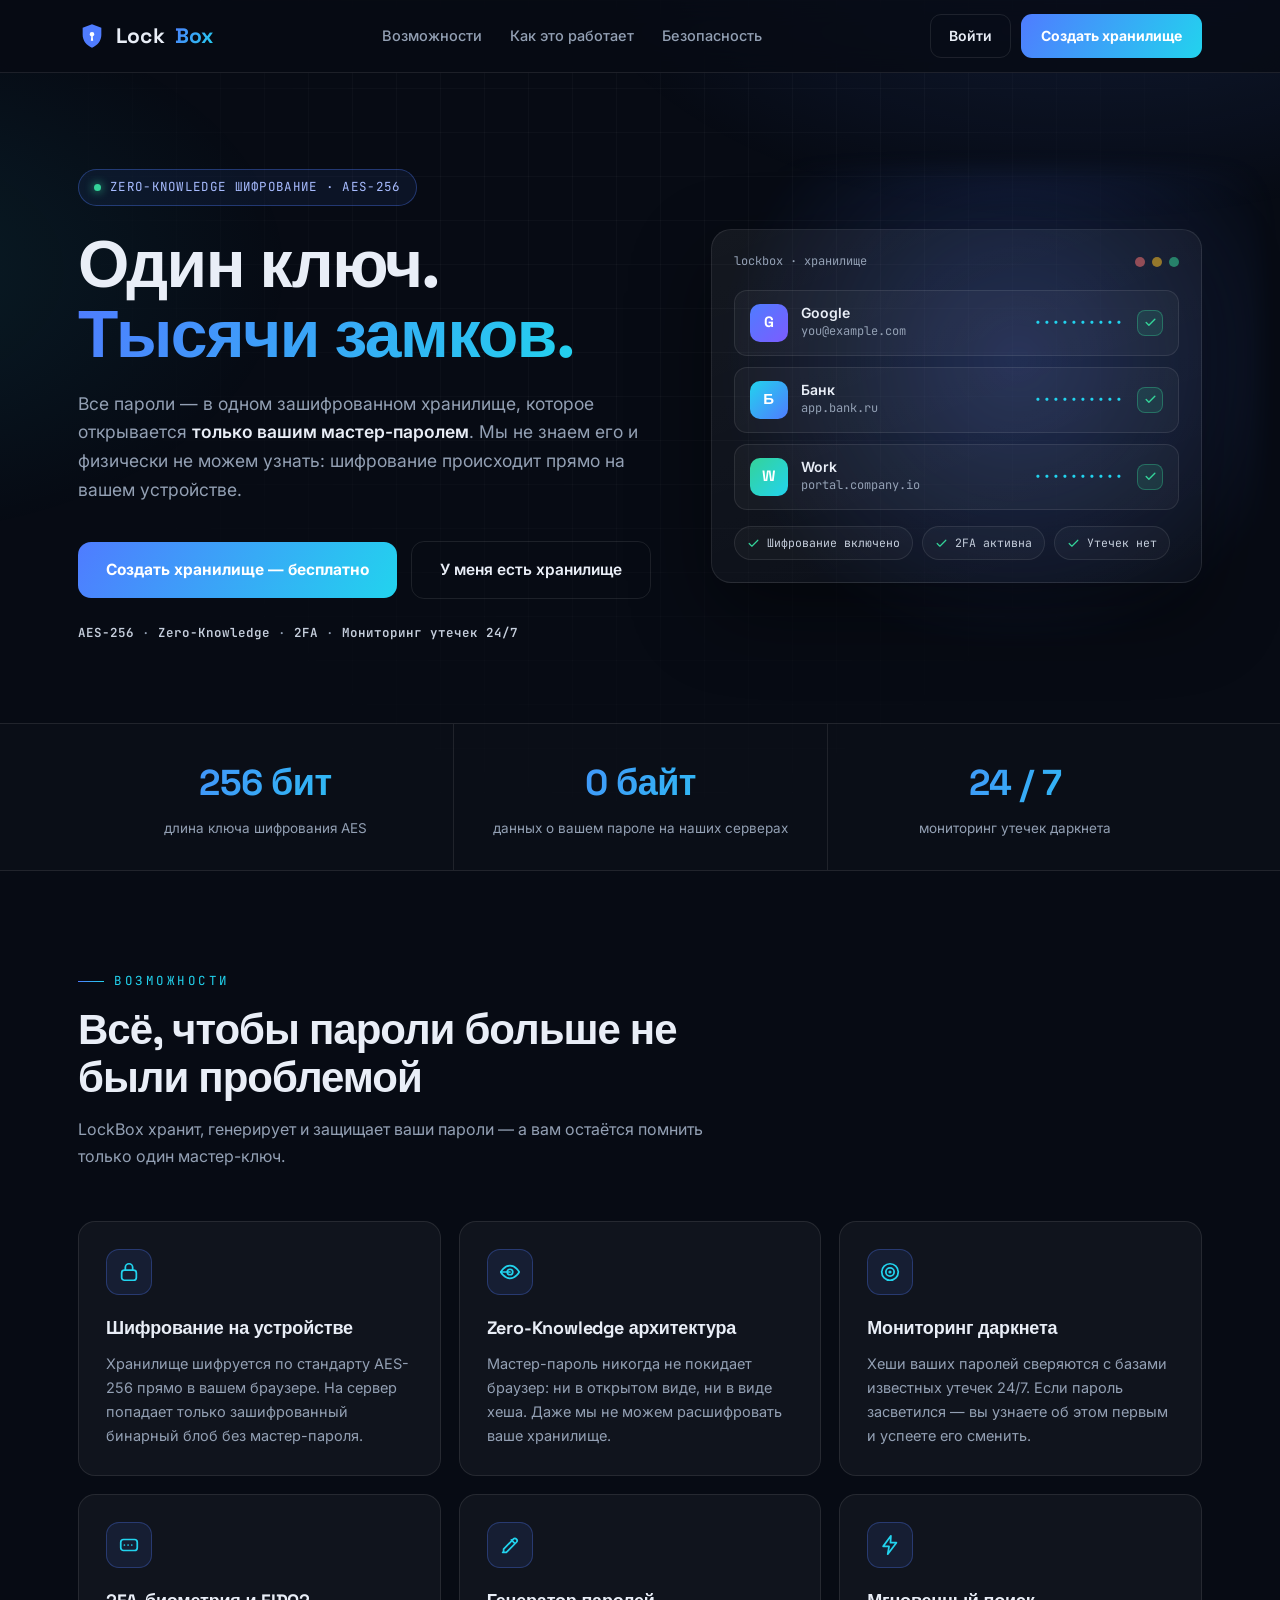
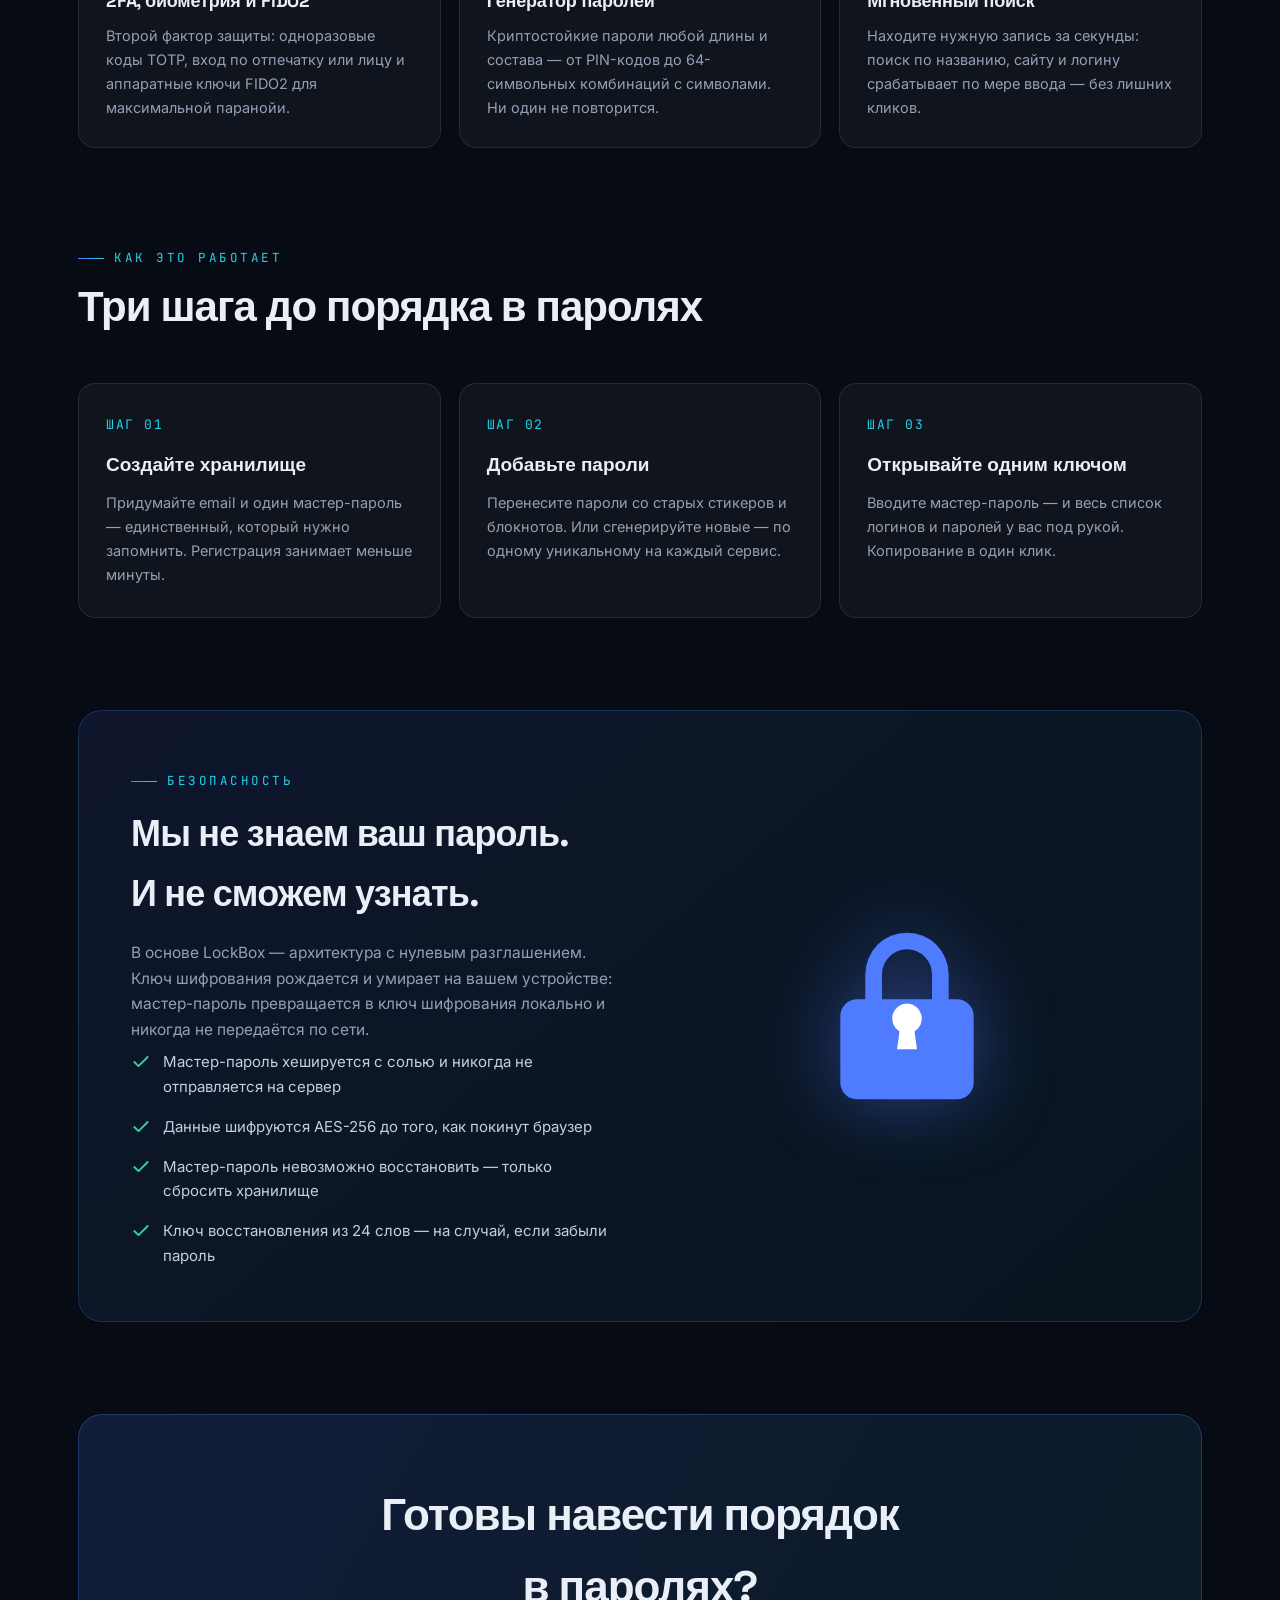
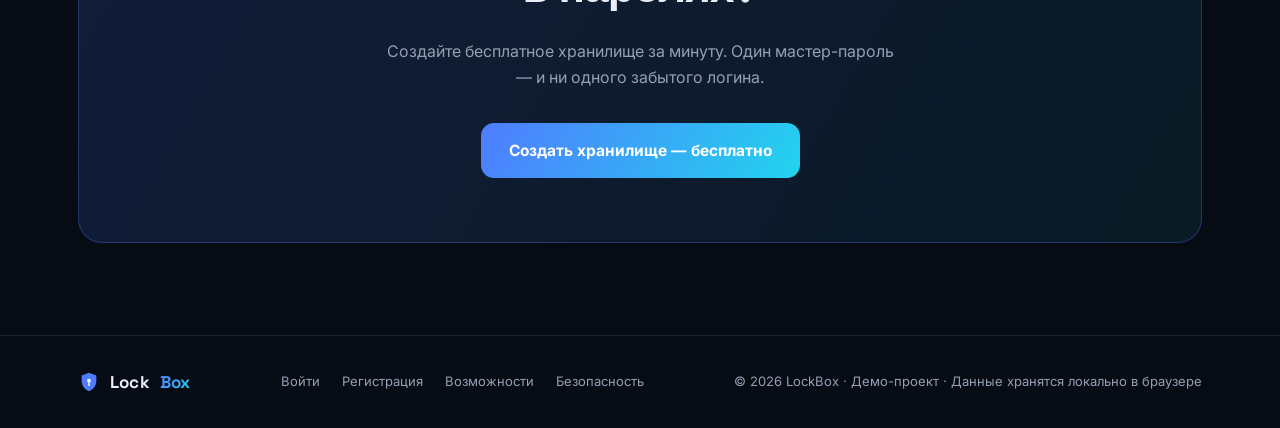
<file: index.html>
<!DOCTYPE html>
<html lang="ru">
<head>
<meta charset="UTF-8">
<meta name="viewport" content="width=device-width, initial-scale=1.0">
<title>LockBox — Один ключ. Тысячи замков.</title>
<meta name="description" content="LockBox — менеджер паролей с Zero-Knowledge шифрованием AES-256. Мастер-пароль не покидает ваше устройство.">
<link rel="icon" href="data:image/svg+xml,%3Csvg xmlns='http://www.w3.org/2000/svg' viewBox='0 0 24 24'%3E%3Cpath fill='%234F7CFF' d='M12 2a5 5 0 0 0-5 5v3H6a2 2 0 0 0-2 2v8a2 2 0 0 0 2 2h12a2 2 0 0 0 2-2v-8a2 2 0 0 0-2-2h-1V7a5 5 0 0 0-5-5Zm-3 8V7a3 3 0 1 1 6 0v3H9Z'/%3E%3C/svg%3E">
<link rel="preconnect" href="https://fonts.googleapis.com">
<link rel="preconnect" href="https://fonts.gstatic.com" crossorigin>
<link href="https://fonts.googleapis.com/css2?family=Inter:wght@400;500;600;700&family=Space+Grotesk:wght@500;600;700&family=JetBrains+Mono:wght@500;600&display=swap" rel="stylesheet">
<style>
:root{
  --bg:#070B14; --bg2:#0B1220; --card:rgba(255,255,255,.04); --border:rgba(255,255,255,.09);
  --text:#E9EEF7; --muted:#93A0B4; --blue:#4F7CFF; --cyan:#22D3EE; --green:#34D399; --red:#F87171;
  --grad:linear-gradient(120deg,#4F7CFF,#22D3EE);
  --fd:'Space Grotesk',sans-serif; --fb:'Inter',system-ui,sans-serif; --fm:'JetBrains Mono',monospace;
}
*{margin:0;padding:0;box-sizing:border-box}
html{scroll-behavior:smooth}
body{background:var(--bg);color:var(--text);font-family:var(--fb);line-height:1.65;overflow-x:hidden}
a{color:inherit;text-decoration:none}
body::before{content:'';position:fixed;inset:0;z-index:-2;background:
  radial-gradient(900px 520px at 85% -10%,rgba(79,124,255,.16),transparent 60%),
  radial-gradient(700px 450px at -10% 30%,rgba(34,211,238,.09),transparent 60%)}
body::after{content:'';position:fixed;inset:0;z-index:-1;background-image:
  linear-gradient(rgba(255,255,255,.028) 1px,transparent 1px),
  linear-gradient(90deg,rgba(255,255,255,.028) 1px,transparent 1px);background-size:44px 44px;
  -webkit-mask-image:radial-gradient(ellipse at 50% 0%,#000 30%,transparent 72%);
  mask-image:radial-gradient(ellipse at 50% 0%,#000 30%,transparent 72%)}
.wrap{max-width:1180px;margin:0 auto;padding:0 28px}
.grad-text{background:var(--grad);-webkit-background-clip:text;background-clip:text;color:transparent}

/* ===== Header ===== */
.site-head{position:sticky;top:0;z-index:50;background:rgba(7,11,20,.78);backdrop-filter:blur(14px);-webkit-backdrop-filter:blur(14px);border-bottom:1px solid var(--border)}
.head-in{display:flex;align-items:center;justify-content:space-between;height:72px;gap:20px}
.logo{display:flex;align-items:center;gap:10px;font-family:var(--fd);font-weight:700;font-size:21px;letter-spacing:.2px;flex-shrink:0}
.logo svg{width:28px;height:28px}
.nav{display:flex;gap:28px}
.nav a{color:var(--muted);font-size:14.5px;font-weight:500;transition:.2s}
.nav a:hover{color:var(--cyan)}
.head-actions{display:flex;align-items:center;gap:10px}
.btn-ghost{display:inline-flex;align-items:center;gap:8px;padding:9px 18px;border-radius:11px;border:1px solid var(--border);background:transparent;color:var(--text);font-weight:600;font-size:14px;font-family:var(--fb);cursor:pointer;transition:.25s}
.btn-ghost:hover{border-color:rgba(79,124,255,.55);background:rgba(79,124,255,.08)}
.btn-grad{display:inline-flex;align-items:center;justify-content:center;gap:9px;padding:10px 20px;border-radius:11px;background:var(--grad);color:#fff;font-weight:700;font-size:14px;font-family:var(--fb);cursor:pointer;border:none;transition:.25s}
.btn-grad:hover{transform:translateY(-2px);box-shadow:0 10px 26px rgba(79,124,255,.38)}

/* ===== Hero ===== */
.hero{padding:96px 0 80px;position:relative}
.hero-grid{display:grid;grid-template-columns:1.08fr .92fr;gap:56px;align-items:center}
.hero-badge{display:inline-flex;align-items:center;gap:9px;padding:7px 15px;border-radius:999px;border:1px solid rgba(79,124,255,.35);background:rgba(79,124,255,.08);color:#A8BCFF;font-family:var(--fm);font-size:12.5px;letter-spacing:.3px}
.hero-badge i{width:7px;height:7px;border-radius:50%;background:var(--green);box-shadow:0 0 10px var(--green);flex-shrink:0}
.hero h1{font-family:var(--fd);font-size:clamp(38px,5.4vw,66px);line-height:1.06;letter-spacing:-1.5px;margin:24px 0 20px}
.hero .lead{color:var(--muted);font-size:17.5px;max-width:560px}
.hero .lead b{color:var(--text);font-weight:600}
.hero-cta{display:flex;align-items:center;gap:14px;margin-top:36px;flex-wrap:wrap}
.btn-lg{padding:15px 28px;border-radius:13px;font-size:15.5px}
.hero-note{display:flex;align-items:center;gap:8px;margin-top:24px;color:var(--muted);font-family:var(--fm);font-size:12.5px;flex-wrap:wrap}
.hero-note b{color:#C6CFDD;font-weight:600}

/* Vault mock card */
.mock-zone{position:relative}
.mock-glow{position:absolute;inset:-60px;background:radial-gradient(circle at 60% 40%,rgba(79,124,255,.25),transparent 65%);filter:blur(10px);pointer-events:none}
.mock{position:relative;background:linear-gradient(160deg,rgba(255,255,255,.055),rgba(255,255,255,.02));border:1px solid var(--border);border-radius:20px;padding:22px;box-shadow:0 30px 80px rgba(0,0,0,.45)}
.mock-top{display:flex;align-items:center;justify-content:space-between;margin-bottom:18px}
.mock-dots{display:flex;gap:7px}
.mock-dots i{width:10px;height:10px;border-radius:50%;background:rgba(255,255,255,.14)}
.mock-dots i:first-child{background:rgba(248,113,113,.55)}
.mock-dots i:nth-child(2){background:rgba(251,191,36,.55)}
.mock-dots i:last-child{background:rgba(52,211,153,.55)}
.mock-title{font-family:var(--fm);font-size:12px;color:var(--muted)}
.mock-row{display:flex;align-items:center;gap:13px;background:rgba(255,255,255,.035);border:1px solid var(--border);border-radius:13px;padding:13px 15px;margin-bottom:11px}
.mock-ic{width:38px;height:38px;border-radius:10px;display:flex;align-items:center;justify-content:center;font-weight:700;font-size:15px;font-family:var(--fd);color:#fff;flex-shrink:0}
.mock-ic.a{background:linear-gradient(135deg,#4F7CFF,#7C5CFF)}
.mock-ic.b{background:linear-gradient(135deg,#22D3EE,#4F7CFF)}
.mock-ic.c{background:linear-gradient(135deg,#34D399,#22D3EE)}
.mock-info{flex:1;min-width:0}
.mock-info b{display:block;font-size:14px;font-weight:600;line-height:1.3}
.mock-info span{display:block;font-size:12px;color:var(--muted);font-family:var(--fm);white-space:nowrap;overflow:hidden;text-overflow:ellipsis}
.mock-pass{font-family:var(--fm);font-size:13px;color:var(--cyan);letter-spacing:1px}
.mock-ok{width:26px;height:26px;border-radius:8px;background:rgba(52,211,153,.12);border:1px solid rgba(52,211,153,.35);display:flex;align-items:center;justify-content:center;flex-shrink:0}
.mock-ok svg{width:13px;height:13px;stroke:var(--green)}
.mock-chips{display:flex;gap:9px;margin-top:16px;flex-wrap:wrap}
.chip{display:inline-flex;align-items:center;gap:7px;font-family:var(--fm);font-size:11.5px;color:#C6CFDD;border:1px solid var(--border);background:rgba(255,255,255,.03);padding:7px 12px;border-radius:999px}
.chip svg{width:13px;height:13px;stroke:var(--green);flex-shrink:0}

/* ===== Stats strip ===== */
.stats{border-top:1px solid var(--border);border-bottom:1px solid var(--border);background:rgba(255,255,255,.015)}
.stats-grid{display:grid;grid-template-columns:repeat(3,1fr)}
.stat{padding:30px 20px;text-align:center;border-left:1px solid var(--border)}
.stat:first-child{border-left:none}
.stat b{display:block;font-family:var(--fd);font-size:clamp(26px,3vw,36px);letter-spacing:-.5px}
.stat span{color:var(--muted);font-size:13.5px}

/* ===== Sections ===== */
.sec{padding:92px 0}
.sec-head{max-width:640px;margin-bottom:52px}
.kicker{font-family:var(--fm);font-size:12.5px;letter-spacing:2.5px;text-transform:uppercase;color:var(--cyan);display:inline-flex;align-items:center;gap:10px;margin-bottom:14px}
.kicker::before{content:'';width:26px;height:1px;background:var(--grad)}
.sec-head h2{font-family:var(--fd);font-size:clamp(28px,3.4vw,42px);letter-spacing:-1px;line-height:1.15;margin-bottom:14px}
.sec-head p{color:var(--muted);font-size:16px}
.features-grid{display:grid;grid-template-columns:repeat(3,1fr);gap:18px}
.feat{background:var(--card);border:1px solid var(--border);border-radius:17px;padding:27px;transition:.3s}
.feat:hover{transform:translateY(-5px);border-color:rgba(79,124,255,.45);background:rgba(79,124,255,.05)}
.feat-ic{width:46px;height:46px;border-radius:13px;display:flex;align-items:center;justify-content:center;margin-bottom:18px;background:rgba(79,124,255,.1);border:1px solid rgba(79,124,255,.3)}
.feat-ic svg{width:22px;height:22px;stroke:var(--cyan)}
.feat h3{font-family:var(--fd);font-size:18px;margin-bottom:9px;letter-spacing:-.2px}
.feat p{color:var(--muted);font-size:14.5px}

/* How it works */
.steps{display:grid;grid-template-columns:repeat(3,1fr);gap:18px}
.step{position:relative;background:var(--card);border:1px solid var(--border);border-radius:17px;padding:30px 27px;transition:.3s}
.step:hover{border-color:rgba(34,211,238,.4);transform:translateY(-4px)}
.step-num{font-family:var(--fm);font-size:13px;color:var(--cyan);letter-spacing:1.5px;display:block;margin-bottom:14px}
.step h3{font-family:var(--fd);font-size:19px;margin-bottom:10px}
.step p{color:var(--muted);font-size:14.5px}

/* Security band */
.sec-band{background:linear-gradient(140deg,rgba(79,124,255,.1),rgba(34,211,238,.05));border:1px solid rgba(79,124,255,.25);border-radius:24px;padding:52px;display:grid;grid-template-columns:1fr 1fr;gap:48px;align-items:center}
.sec-band h2{font-family:var(--fd);font-size:clamp(26px,3vw,36px);letter-spacing:-.8px;margin-bottom:16px}
.sec-band .sec-txt p{color:var(--muted);font-size:15.5px}
.check-list{display:flex;flex-direction:column;gap:15px;margin-top:8px}
.check-list span{display:flex;align-items:flex-start;gap:12px;font-size:15px;color:#C6CFDD}
.check-list svg{width:20px;height:20px;stroke:var(--green);flex-shrink:0;margin-top:2px}
.lock-art{display:flex;align-items:center;justify-content:center}
.lock-art svg{width:200px;height:200px;filter:drop-shadow(0 0 40px rgba(79,124,255,.45))}

/* CTA band */
.cta-band{margin:0 0 92px;background:linear-gradient(120deg,rgba(79,124,255,.16),rgba(34,211,238,.08));border:1px solid rgba(79,124,255,.3);border-radius:24px;padding:64px 40px;text-align:center}
.cta-band h2{font-family:var(--fd);font-size:clamp(28px,3.6vw,44px);letter-spacing:-1px;margin-bottom:14px}
.cta-band p{color:var(--muted);font-size:16px;max-width:520px;margin:0 auto 32px}

/* Footer */
footer{border-top:1px solid var(--border);padding:32px 0}
.foot-in{display:flex;align-items:center;justify-content:space-between;gap:16px;flex-wrap:wrap}
.foot-in small{color:var(--muted);font-size:13px}
.foot-links{display:flex;gap:22px}
.foot-links a{color:var(--muted);font-size:13px;transition:.2s}
.foot-links a:hover{color:var(--cyan)}

/* Logged-in user chip (шапка после входа) */
[hidden]{display:none!important}
.user-chip{display:flex;align-items:center;gap:9px;border:1px solid rgba(52,211,153,.4);background:rgba(52,211,153,.07);border-radius:999px;padding:5px 15px 5px 6px;max-width:260px}
.user-chip .avatar{width:29px;height:29px;border-radius:50%;background:var(--grad);display:flex;align-items:center;justify-content:center;font-family:var(--fd);font-weight:700;font-size:13px;color:#fff;flex-shrink:0}
.user-chip .u-mail{font-size:13px;color:#C6CFDD;white-space:nowrap;overflow:hidden;text-overflow:ellipsis}

/* Reveal on scroll */
.rv{opacity:0;transform:translateY(26px);transition:opacity .7s ease,transform .7s ease}
.rv.on{opacity:1;transform:none}

@media(max-width:960px){
  .nav{display:none}
  .hero-grid,.sec-band{grid-template-columns:1fr}
  .hero{padding:64px 0 60px}
  .mock-zone{max-width:480px}
  .features-grid,.steps,.stats-grid{grid-template-columns:1fr}
  .stat{border-left:none;border-top:1px solid var(--border)}
  .stat:first-child{border-top:none}
  .sec-band{padding:34px}
  .btn-head-login{display:none}
  .user-chip .u-mail{display:none}
  .user-chip{padding:5px}
}
</style>
</head>
<body>

<!-- ===== Header ===== -->
<header class="site-head">
  <div class="wrap head-in">
    <a class="logo" href="index.html">
      <svg viewBox="0 0 24 24" fill="none"><path d="M12 2l8 3v6c0 5-3.4 9.4-8 11-4.6-1.6-8-6-8-11V5l8-3z" fill="url(#lg1)"/><path d="M12 8.5a2 2 0 0 0-2 2c0 .9.6 1.6 1.4 1.9L11 16h2l-.4-3.6c.8-.3 1.4-1 1.4-1.9a2 2 0 0 0-2-2z" fill="#fff"/><defs><linearGradient id="lg1" x1="4" y1="2" x2="20" y2="22"><stop stop-color="#4F7CFF"/><stop offset="1" stop-color="#22D3EE"/></linearGradient></defs></svg>
      Lock<span class="grad-text">Box</span>
    </a>
    <nav class="nav">
      <a href="#features">Возможности</a>
      <a href="#how">Как это работает</a>
      <a href="#security">Безопасность</a>
    </nav>
    <div class="head-actions" id="headActions">
      <a class="btn-ghost btn-head-login" href="join.html">Войти</a>
      <a class="btn-grad" id="headCta" href="join.html#register">Создать хранилище</a>
      <div class="user-chip" id="userChip" hidden title="Вы вошли как">
        <span class="avatar" id="headAvatar">?</span>
        <span class="u-mail" id="headEmail">…</span>
      </div>
      <a class="btn-grad" id="headVault" href="vault.html" hidden>Открыть хранилище</a>
      <button class="btn-ghost" id="headLogout" type="button" hidden>Выйти</button>
    </div>
  </div>
</header>

<!-- ===== Hero ===== -->
<section class="hero">
  <div class="wrap hero-grid">
    <div>
      <span class="hero-badge"><i></i>ZERO-KNOWLEDGE ШИФРОВАНИЕ · AES-256</span>
      <h1>Один ключ.<br><span class="grad-text">Тысячи замков.</span></h1>
      <p class="lead">Все пароли — в одном зашифрованном хранилище, которое открывается <b>только вашим мастер-паролем</b>. Мы не знаем его и физически не можем узнать: шифрование происходит прямо на вашем устройстве.</p>
      <div class="hero-cta">
        <a class="btn-grad btn-lg" id="heroCta" href="join.html#register">Создать хранилище — бесплатно</a>
        <a class="btn-ghost btn-lg" id="heroGhost" href="join.html">У меня есть хранилище</a>
      </div>
      <div class="hero-note"><b>AES-256</b> · <b>Zero-Knowledge</b> · <b>2FA</b> · <b>Мониторинг утечек 24/7</b></div>
    </div>
    <div class="mock-zone rv">
      <div class="mock-glow"></div>
      <div class="mock">
        <div class="mock-top">
          <span class="mock-title">lockbox · хранилище</span>
          <div class="mock-dots"><i></i><i></i><i></i></div>
        </div>
        <div class="mock-row">
          <div class="mock-ic a">G</div>
          <div class="mock-info"><b>Google</b><span>you@example.com</span></div>
          <span class="mock-pass">••••••••••</span>
          <span class="mock-ok"><svg viewBox="0 0 24 24" fill="none" stroke-width="2.6" stroke-linecap="round" stroke-linejoin="round"><path d="M20 6L9 17l-5-5"/></svg></span>
        </div>
        <div class="mock-row">
          <div class="mock-ic b">Б</div>
          <div class="mock-info"><b>Банк</b><span>app.bank.ru</span></div>
          <span class="mock-pass">••••••••••</span>
          <span class="mock-ok"><svg viewBox="0 0 24 24" fill="none" stroke-width="2.6" stroke-linecap="round" stroke-linejoin="round"><path d="M20 6L9 17l-5-5"/></svg></span>
        </div>
        <div class="mock-row">
          <div class="mock-ic c">W</div>
          <div class="mock-info"><b>Work</b><span>portal.company.io</span></div>
          <span class="mock-pass">••••••••••</span>
          <span class="mock-ok"><svg viewBox="0 0 24 24" fill="none" stroke-width="2.6" stroke-linecap="round" stroke-linejoin="round"><path d="M20 6L9 17l-5-5"/></svg></span>
        </div>
        <div class="mock-chips">
          <span class="chip"><svg viewBox="0 0 24 24" fill="none" stroke-width="2.2" stroke-linecap="round" stroke-linejoin="round"><path d="M20 6L9 17l-5-5"/></svg>Шифрование включено</span>
          <span class="chip"><svg viewBox="0 0 24 24" fill="none" stroke-width="2.2" stroke-linecap="round" stroke-linejoin="round"><path d="M20 6L9 17l-5-5"/></svg>2FA активна</span>
          <span class="chip"><svg viewBox="0 0 24 24" fill="none" stroke-width="2.2" stroke-linecap="round" stroke-linejoin="round"><path d="M20 6L9 17l-5-5"/></svg>Утечек нет</span>
        </div>
      </div>
    </div>
  </div>
</section>

<!-- ===== Stats ===== -->
<div class="stats rv">
  <div class="wrap stats-grid">
    <div class="stat"><b class="grad-text">256 бит</b><span>длина ключа шифрования AES</span></div>
    <div class="stat"><b class="grad-text">0 байт</b><span>данных о вашем пароле на наших серверах</span></div>
    <div class="stat"><b class="grad-text">24 / 7</b><span>мониторинг утечек даркнета</span></div>
  </div>
</div>

<!-- ===== Features ===== -->
<section class="sec" id="features">
  <div class="wrap">
    <div class="sec-head rv">
      <span class="kicker">Возможности</span>
      <h2>Всё, чтобы пароли больше не были проблемой</h2>
      <p>LockBox хранит, генерирует и защищает ваши пароли — а вам остаётся помнить только один мастер-ключ.</p>
    </div>
    <div class="features-grid">
      <div class="feat rv">
        <div class="feat-ic"><svg viewBox="0 0 24 24" fill="none" stroke-width="1.9" stroke-linecap="round" stroke-linejoin="round"><rect x="4" y="10" width="16" height="11" rx="3"/><path d="M8 10V7a4 4 0 0 1 8 0v3"/></svg></div>
        <h3>Шифрование на устройстве</h3>
        <p>Хранилище шифруется по стандарту AES-256 прямо в вашем браузере. На сервер попадает только зашифрованный бинарный блоб без мастер-пароля.</p>
      </div>
      <div class="feat rv">
        <div class="feat-ic"><svg viewBox="0 0 24 24" fill="none" stroke-width="1.9" stroke-linecap="round" stroke-linejoin="round"><path d="M2 12s3.5-7 10-7 10 7 10 7-3.5 7-10 7-10-7-10-7z"/><path d="M2 12l10 0"/><circle cx="12" cy="12" r="3"/></svg></div>
        <h3>Zero-Knowledge архитектура</h3>
        <p>Мастер-пароль никогда не покидает браузер: ни в открытом виде, ни в виде хеша. Даже мы не можем расшифровать ваше хранилище.</p>
      </div>
      <div class="feat rv">
        <div class="feat-ic"><svg viewBox="0 0 24 24" fill="none" stroke-width="1.9" stroke-linecap="round" stroke-linejoin="round"><circle cx="12" cy="12" r="9"/><circle cx="12" cy="12" r="4.5"/><circle cx="12" cy="12" r=".8"/></svg></div>
        <h3>Мониторинг даркнета</h3>
        <p>Хеши ваших паролей сверяются с базами известных утечек 24/7. Если пароль засветился — вы узнаете об этом первым и успеете его сменить.</p>
      </div>
      <div class="feat rv">
        <div class="feat-ic"><svg viewBox="0 0 24 24" fill="none" stroke-width="1.9" stroke-linecap="round" stroke-linejoin="round"><rect x="3" y="6" width="18" height="12" rx="3"/><path d="M7 12h.01M11 12h.01M15 12h.01"/></svg></div>
        <h3>2FA, биометрия и FIDO2</h3>
        <p>Второй фактор защиты: одноразовые коды TOTP, вход по отпечатку или лицу и аппаратные ключи FIDO2 для максимальной паранойи.</p>
      </div>
      <div class="feat rv">
        <div class="feat-ic"><svg viewBox="0 0 24 24" fill="none" stroke-width="1.9" stroke-linecap="round" stroke-linejoin="round"><path d="M4 20h4L19 9a2.4 2.4 0 0 0-3.4-3.4L5 16.6V20z"/><path d="M13.5 6.5l3.4 3.4"/></svg></div>
        <h3>Генератор паролей</h3>
        <p>Криптостойкие пароли любой длины и состава — от PIN-кодов до 64-символьных комбинаций с символами. Ни один не повторится.</p>
      </div>
      <div class="feat rv">
        <div class="feat-ic"><svg viewBox="0 0 24 24" fill="none" stroke-width="1.9" stroke-linecap="round" stroke-linejoin="round"><path d="M13 2L4.5 13.5H11L9.5 22 19 9.5h-6.5L13 2z"/></svg></div>
        <h3>Мгновенный поиск</h3>
        <p>Находите нужную запись за секунды: поиск по названию, сайту и логину срабатывает по мере ввода — без лишних кликов.</p>
      </div>
    </div>
  </div>
</section>

<!-- ===== How it works ===== -->
<section class="sec" id="how" style="padding-top:0">
  <div class="wrap">
    <div class="sec-head rv">
      <span class="kicker">Как это работает</span>
      <h2>Три шага до порядка в паролях</h2>
    </div>
    <div class="steps">
      <div class="step rv">
        <span class="step-num">ШАГ 01</span>
        <h3>Создайте хранилище</h3>
        <p>Придумайте email и один мастер-пароль — единственный, который нужно запомнить. Регистрация занимает меньше минуты.</p>
      </div>
      <div class="step rv">
        <span class="step-num">ШАГ 02</span>
        <h3>Добавьте пароли</h3>
        <p>Перенесите пароли со старых стикеров и блокнотов. Или сгенерируйте новые — по одному уникальному на каждый сервис.</p>
      </div>
      <div class="step rv">
        <span class="step-num">ШАГ 03</span>
        <h3>Открывайте одним ключом</h3>
        <p>Вводите мастер-пароль — и весь список логинов и паролей у вас под рукой. Копирование в один клик.</p>
      </div>
    </div>
  </div>
</section>

<!-- ===== Security ===== -->
<section class="sec" id="security" style="padding-top:0">
  <div class="wrap">
    <div class="sec-band rv">
      <div class="sec-txt">
        <span class="kicker">Безопасность</span>
        <h2>Мы не знаем ваш пароль.<br>И не сможем узнать.</h2>
        <p>В основе LockBox — архитектура с нулевым разглашением. Ключ шифрования рождается и умирает на вашем устройстве: мастер-пароль превращается в ключ шифрования локально и никогда не передаётся по сети.</p>
        <div class="check-list">
          <span><svg viewBox="0 0 24 24" fill="none" stroke-width="2.2" stroke-linecap="round" stroke-linejoin="round"><path d="M20 6L9 17l-5-5"/></svg>Мастер-пароль хешируется с солью и никогда не отправляется на сервер</span>
          <span><svg viewBox="0 0 24 24" fill="none" stroke-width="2.2" stroke-linecap="round" stroke-linejoin="round"><path d="M20 6L9 17l-5-5"/></svg>Данные шифруются AES-256 до того, как покинут браузер</span>
          <span><svg viewBox="0 0 24 24" fill="none" stroke-width="2.2" stroke-linecap="round" stroke-linejoin="round"><path d="M20 6L9 17l-5-5"/></svg>Мастер-пароль невозможно восстановить — только сбросить хранилище</span>
          <span><svg viewBox="0 0 24 24" fill="none" stroke-width="2.2" stroke-linecap="round" stroke-linejoin="round"><path d="M20 6L9 17l-5-5"/></svg>Ключ восстановления из 24 слов — на случай, если забыли пароль</span>
        </div>
      </div>
      <div class="lock-art">
        <svg viewBox="0 0 24 24" fill="none"><path d="M12 2a5 5 0 0 0-5 5v3H6a2 2 0 0 0-2 2v8a2 2 0 0 0 2 2h12a2 2 0 0 0 2-2v-8a2 2 0 0 0-2-2h-1V7a5 5 0 0 0-5-5Zm-3 8V7a3 3 0 1 1 6 0v3H9Z" fill="url(#lg2)"/><path d="M12 10.5a1.8 1.8 0 0 0-.9 3.35L10.8 16h2.4l-.3-2.15A1.8 1.8 0 0 0 12 10.5z" fill="#fff"/><defs><linearGradient id="lg2" x1="4" y1="2" x2="20" y2="22"><stop stop-color="#4F7CFF"/><stop offset="1" stop-color="#22D3EE"/></linearGradient></defs></svg>
      </div>
    </div>
  </div>
</section>

<!-- ===== CTA ===== -->
<div class="wrap">
  <div class="cta-band rv" id="ctaBand">
    <h2>Готовы навести порядок<br>в паролях?</h2>
    <p>Создайте бесплатное хранилище за минуту. Один мастер-пароль — и ни одного забытого логина.</p>
    <a class="btn-grad btn-lg cta-btn" id="bandCta" href="join.html#register">Создать хранилище — бесплатно</a>
  </div>
</div>

<!-- ===== Footer ===== -->
<footer>
  <div class="wrap foot-in">
    <a class="logo" href="index.html" style="font-size:17px">
      <svg viewBox="0 0 24 24" fill="none" style="width:22px;height:22px"><path d="M12 2l8 3v6c0 5-3.4 9.4-8 11-4.6-1.6-8-6-8-11V5l8-3z" fill="url(#lg3)"/><path d="M12 8.5a2 2 0 0 0-2 2c0 .9.6 1.6 1.4 1.9L11 16h2l-.4-3.6c.8-.3 1.4-1 1.4-1.9a2 2 0 0 0-2-2z" fill="#fff"/><defs><linearGradient id="lg3" x1="4" y1="2" x2="20" y2="22"><stop stop-color="#4F7CFF"/><stop offset="1" stop-color="#22D3EE"/></linearGradient></defs></svg>
      Lock<span class="grad-text">Box</span>
    </a>
    <div class="foot-links">
      <a href="join.html">Войти</a>
      <a href="join.html#register">Регистрация</a>
      <a href="#features">Возможности</a>
      <a href="#security">Безопасность</a>
    </div>
    <small>© <span id="year">2026</span> LockBox · Демо-проект · Данные хранятся локально в браузере</small>
  </div>
</footer>

<script>
// ===== Год в футере =====
document.getElementById('year').textContent = new Date().getFullYear();

// ===== Сессия: если пользователь вошёл — показываем это на сайте =====
const LS_SESSION = 'lockbox_session';
let SESSION = null;
try { SESSION = JSON.parse(sessionStorage.getItem(LS_SESSION) || localStorage.getItem(LS_SESSION) || 'null'); } catch(e){}

function doLogout(){
  try { sessionStorage.removeItem(LS_SESSION); localStorage.removeItem(LS_SESSION); } catch(e){}
  location.reload();
}

(function(){
  if (!(SESSION && SESSION.email)) return;
  const mail = SESSION.email;

  // Шапка: убираем «Войти» и «Создать хранилище», показываем чип пользователя
  const loginBtn = document.querySelector('.btn-head-login');
  if (loginBtn) loginBtn.hidden = true;
  const headCta = document.getElementById('headCta');
  if (headCta) headCta.hidden = true;
  ['userChip', 'headVault', 'headLogout'].forEach(id => {
    const el = document.getElementById(id);
    if (el) el.hidden = false;
  });
  document.getElementById('headAvatar').textContent = mail[0].toUpperCase();
  document.getElementById('headEmail').textContent = mail;
  document.getElementById('headLogout').addEventListener('click', doLogout);

  // Бейдж в hero: явное сообщение, что пользователь вошёл
  const badge = document.querySelector('.hero-badge');
  if (badge) {
    badge.textContent = '';
    const dot = document.createElement('i');
    badge.append(dot, 'ВЫ ВОШЛИ КАК ' + mail.toUpperCase() + ' · СЕССИЯ АКТИВНА');
    badge.style.color = '#6EE7B7';
    badge.style.borderColor = 'rgba(52,211,153,.4)';
    badge.style.background = 'rgba(52,211,153,.07)';
  }

  // Кнопки теперь ведут в хранилище, а не на регистрацию
  const set = (id, txt) => { const el = document.getElementById(id); if (el) { el.textContent = txt; el.setAttribute('href', 'vault.html'); } };
  set('heroCta', 'Открыть моё хранилище');
  set('bandCta', 'Открыть хранилище');
  const ghost = document.getElementById('heroGhost');
  if (ghost) {
    ghost.textContent = 'Выйти';
    ghost.setAttribute('href', '#');
    ghost.addEventListener('click', e => { e.preventDefault(); doLogout(); });
  }
})();

// ===== Появление блоков при прокрутке =====
const io = new IntersectionObserver(entries => {
  entries.forEach(en => { if (en.isIntersecting) { en.target.classList.add('on'); io.unobserve(en.target); } });
}, { threshold: .12 });
document.querySelectorAll('.rv').forEach(el => io.observe(el));
</script>


</body>
</html>
</file>
